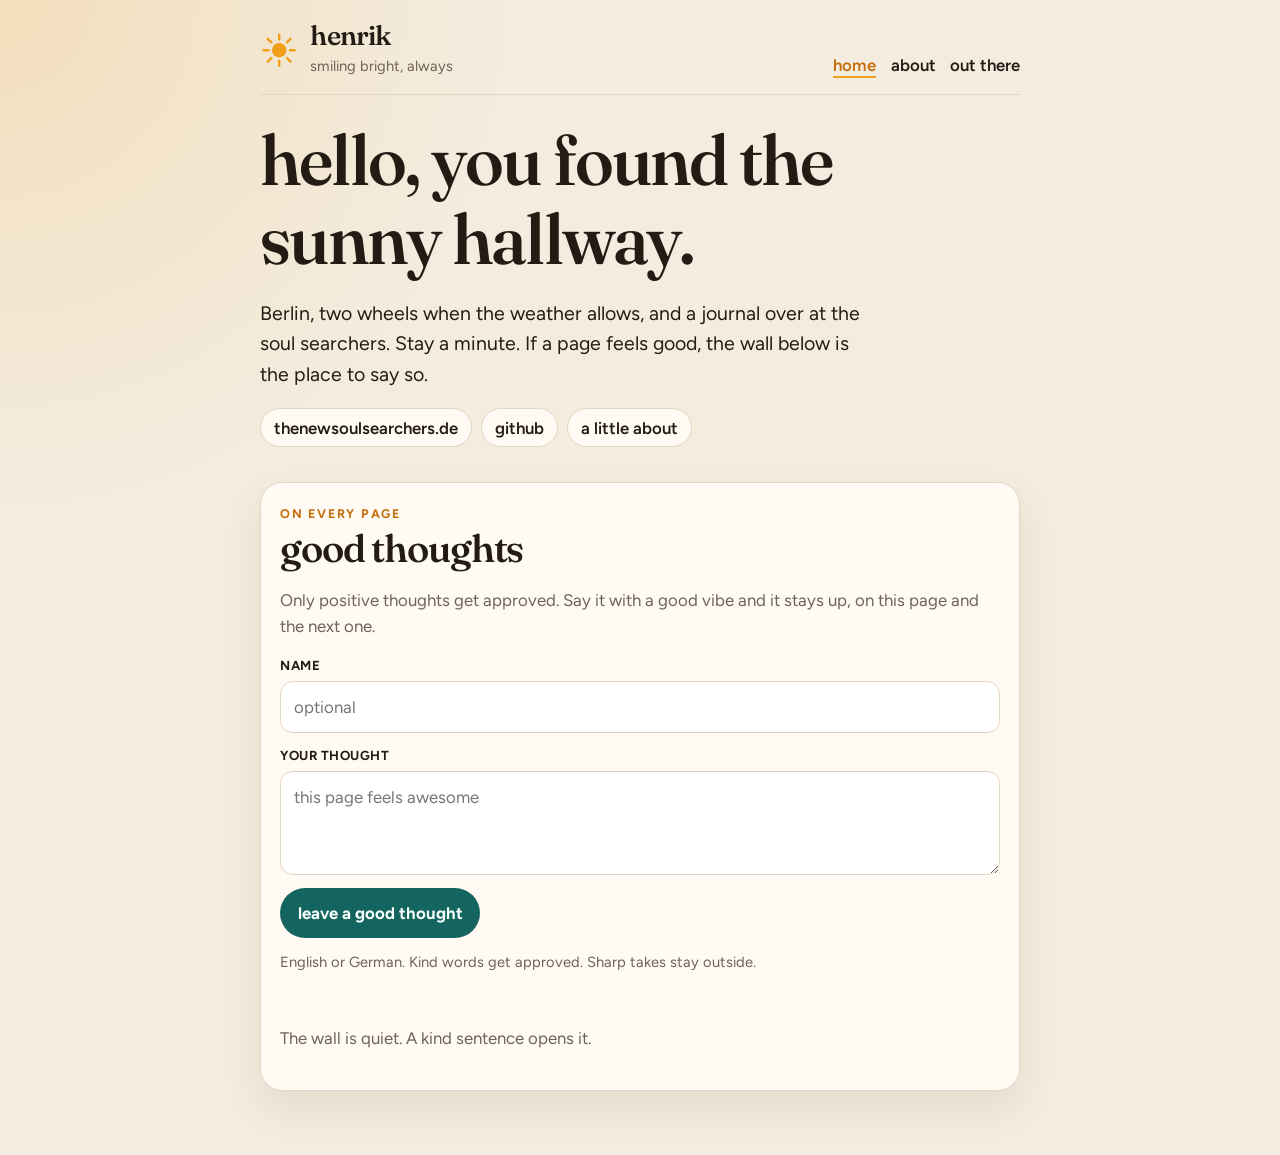
<file: docs/index.html>
<!DOCTYPE html>
<html lang="en">
<head>
  <meta charset="utf-8">
  <meta name="viewport" content="width=device-width, initial-scale=1">
  <title>henrik — smiling bright</title>
  <meta name="description" content="henrik's pages. Leave a kind note on any page. Only positive thoughts get approved.">
  <link rel="icon" href="data:image/svg+xml,%3Csvg xmlns='http://www.w3.org/2000/svg' viewBox='0 0 64 64'%3E%3Ccircle cx='32' cy='32' r='14' fill='%23ef9f1a'/%3E%3C/svg%3E">
  <link rel="preconnect" href="https://fonts.googleapis.com">
  <link rel="preconnect" href="https://fonts.gstatic.com" crossorigin>
  <link href="https://fonts.googleapis.com/css2?family=Figtree:wght@400;600;700&family=Fraunces:opsz,wght@9..144,560&display=swap" rel="stylesheet">
  <link rel="stylesheet" href="./styles.css">
</head>
<body data-page="Home">
  <a class="skip" href="#good-thoughts">skip to the good thoughts</a>
  <main class="wrap">
    <header class="top">
      <a class="brand" href="./index.html">
        <svg class="sun" viewBox="0 0 64 64" aria-hidden="true">
          <circle cx="32" cy="32" r="12" fill="#ef9f1a"/>
          <g stroke="#ef9f1a" stroke-width="4" stroke-linecap="round">
            <path d="M32 6v8M32 50v8M6 32h8M50 32h8M13 13l6 6M45 45l6 6M51 13l-6 6M19 45l-6 6"/>
          </g>
        </svg>
        <span>
          <span class="brand-name">henrik</span><br>
          <span class="brand-note">smiling bright, always</span>
        </span>
      </a>
      <nav aria-label="pages">
        <a href="./index.html" aria-current="page">home</a>
        <a href="./about.html">about</a>
        <a href="./out-there.html">out there</a>
      </nav>
    </header>

    <section class="hero">
      <h1>hello, you found the sunny hallway.</h1>
      <p class="lede">Berlin, two wheels when the weather allows, and a journal over at the soul searchers. Stay a minute. If a page feels good, the wall below is the place to say so.</p>
      <div class="links">
        <a class="chip" href="https://thenewsoulsearchers.de">thenewsoulsearchers.de</a>
        <a class="chip" href="https://github.com/chewbacca23">github</a>
        <a class="chip" href="./about.html">a little about</a>
      </div>
    </section>

    <section class="wall" id="good-thoughts" aria-labelledby="good-thoughts-title"></section>
  </main>
  <script src="./good-thoughts.js"></script>
  <script>
    GoodThoughts.mount(document.getElementById("good-thoughts"), {
      page: document.body.dataset.page,
      email: "henrik@thenewsoulsearchers.de"
    });
  </script>
</body>
</html>
</file>
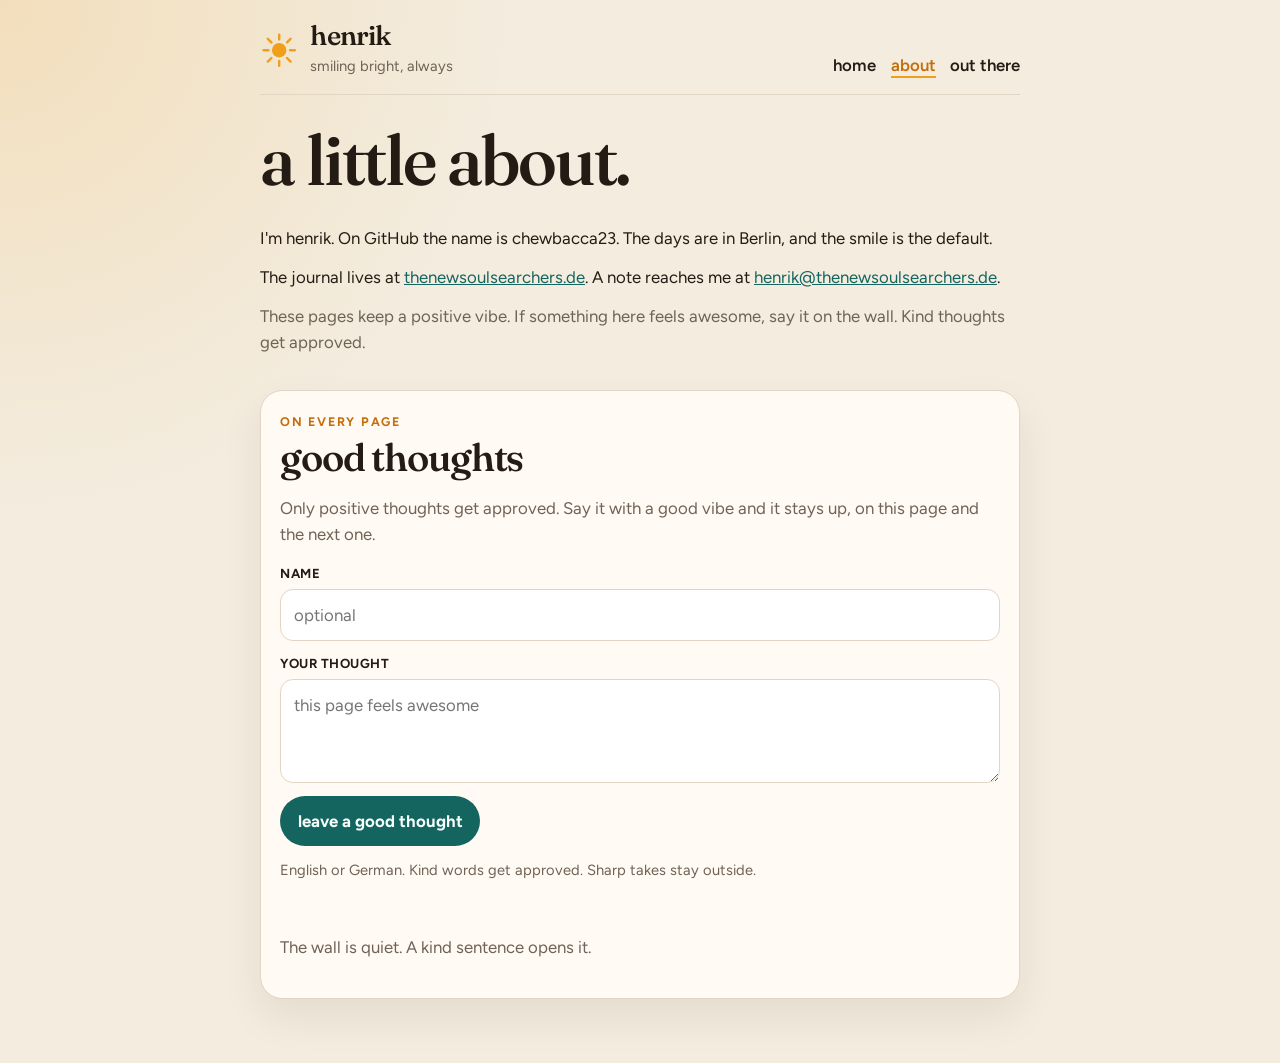
<file: docs/about.html>
<!DOCTYPE html>
<html lang="en">
<head>
  <meta charset="utf-8">
  <meta name="viewport" content="width=device-width, initial-scale=1">
  <title>henrik — about</title>
  <meta name="description" content="A little about henrik. Leave a kind note on any page. Only positive thoughts get approved.">
  <link rel="icon" href="data:image/svg+xml,%3Csvg xmlns='http://www.w3.org/2000/svg' viewBox='0 0 64 64'%3E%3Ccircle cx='32' cy='32' r='14' fill='%23ef9f1a'/%3E%3C/svg%3E">
  <link rel="preconnect" href="https://fonts.googleapis.com">
  <link rel="preconnect" href="https://fonts.gstatic.com" crossorigin>
  <link href="https://fonts.googleapis.com/css2?family=Figtree:wght@400;600;700&family=Fraunces:opsz,wght@9..144,560&display=swap" rel="stylesheet">
  <link rel="stylesheet" href="./styles.css">
</head>
<body data-page="About">
  <a class="skip" href="#good-thoughts">skip to the good thoughts</a>
  <main class="wrap">
    <header class="top">
      <a class="brand" href="./index.html">
        <svg class="sun" viewBox="0 0 64 64" aria-hidden="true">
          <circle cx="32" cy="32" r="12" fill="#ef9f1a"/>
          <g stroke="#ef9f1a" stroke-width="4" stroke-linecap="round">
            <path d="M32 6v8M32 50v8M6 32h8M50 32h8M13 13l6 6M45 45l6 6M51 13l-6 6M19 45l-6 6"/>
          </g>
        </svg>
        <span>
          <span class="brand-name">henrik</span><br>
          <span class="brand-note">smiling bright, always</span>
        </span>
      </a>
      <nav aria-label="pages">
        <a href="./index.html">home</a>
        <a href="./about.html" aria-current="page">about</a>
        <a href="./out-there.html">out there</a>
      </nav>
    </header>

    <section class="panel story">
      <h1>a little about.</h1>
      <p>I'm henrik. On GitHub the name is chewbacca23. The days are in Berlin, and the smile is the default.</p>
      <p>The journal lives at <a href="https://thenewsoulsearchers.de">thenewsoulsearchers.de</a>. A note reaches me at <a href="mailto:henrik@thenewsoulsearchers.de">henrik@thenewsoulsearchers.de</a>.</p>
      <p class="muted">These pages keep a positive vibe. If something here feels awesome, say it on the wall. Kind thoughts get approved.</p>
    </section>

    <section class="wall" id="good-thoughts" aria-labelledby="good-thoughts-title"></section>
  </main>
  <script src="./good-thoughts.js"></script>
  <script>
    GoodThoughts.mount(document.getElementById("good-thoughts"), {
      page: document.body.dataset.page,
      email: "henrik@thenewsoulsearchers.de"
    });
  </script>
</body>
</html>
</file>
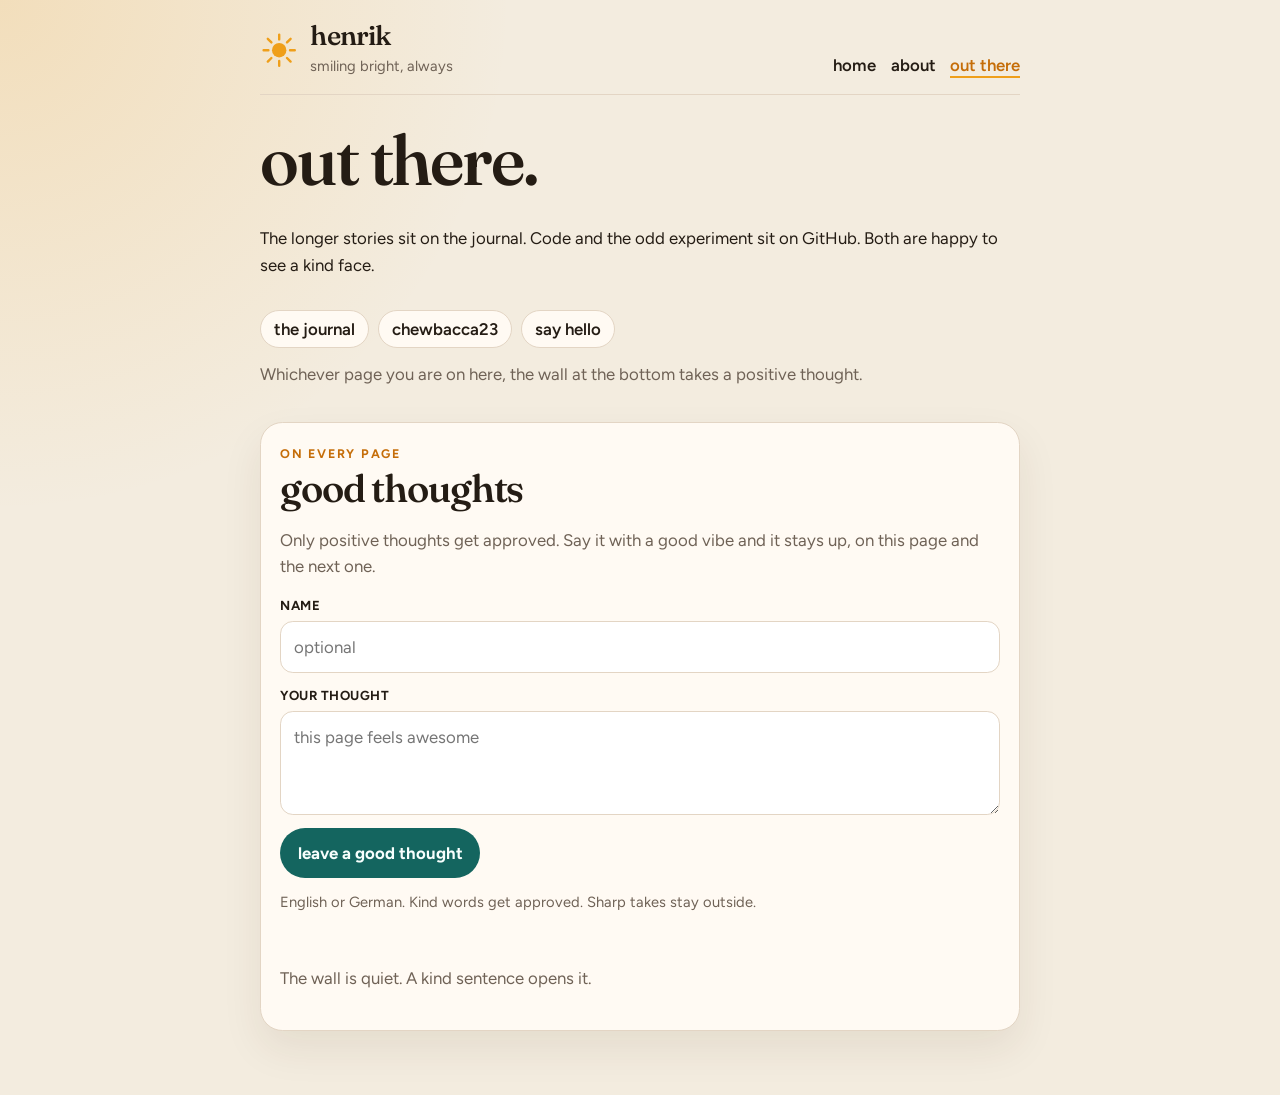
<file: docs/out-there.html>
<!DOCTYPE html>
<html lang="en">
<head>
  <meta charset="utf-8">
  <meta name="viewport" content="width=device-width, initial-scale=1">
  <title>henrik — out there</title>
  <meta name="description" content="Where henrik is out there. Leave a kind note on any page. Only positive thoughts get approved.">
  <link rel="icon" href="data:image/svg+xml,%3Csvg xmlns='http://www.w3.org/2000/svg' viewBox='0 0 64 64'%3E%3Ccircle cx='32' cy='32' r='14' fill='%23ef9f1a'/%3E%3C/svg%3E">
  <link rel="preconnect" href="https://fonts.googleapis.com">
  <link rel="preconnect" href="https://fonts.gstatic.com" crossorigin>
  <link href="https://fonts.googleapis.com/css2?family=Figtree:wght@400;600;700&family=Fraunces:opsz,wght@9..144,560&display=swap" rel="stylesheet">
  <link rel="stylesheet" href="./styles.css">
</head>
<body data-page="Out there">
  <a class="skip" href="#good-thoughts">skip to the good thoughts</a>
  <main class="wrap">
    <header class="top">
      <a class="brand" href="./index.html">
        <svg class="sun" viewBox="0 0 64 64" aria-hidden="true">
          <circle cx="32" cy="32" r="12" fill="#ef9f1a"/>
          <g stroke="#ef9f1a" stroke-width="4" stroke-linecap="round">
            <path d="M32 6v8M32 50v8M6 32h8M50 32h8M13 13l6 6M45 45l6 6M51 13l-6 6M19 45l-6 6"/>
          </g>
        </svg>
        <span>
          <span class="brand-name">henrik</span><br>
          <span class="brand-note">smiling bright, always</span>
        </span>
      </a>
      <nav aria-label="pages">
        <a href="./index.html">home</a>
        <a href="./about.html">about</a>
        <a href="./out-there.html" aria-current="page">out there</a>
      </nav>
    </header>

    <section class="panel story">
      <h1>out there.</h1>
      <p>The longer stories sit on the journal. Code and the odd experiment sit on GitHub. Both are happy to see a kind face.</p>
      <div class="links">
        <a class="chip" href="https://thenewsoulsearchers.de">the journal</a>
        <a class="chip" href="https://github.com/chewbacca23">chewbacca23</a>
        <a class="chip" href="mailto:henrik@thenewsoulsearchers.de">say hello</a>
      </div>
      <p class="muted">Whichever page you are on here, the wall at the bottom takes a positive thought.</p>
    </section>

    <section class="wall" id="good-thoughts" aria-labelledby="good-thoughts-title"></section>
  </main>
  <script src="./good-thoughts.js"></script>
  <script>
    GoodThoughts.mount(document.getElementById("good-thoughts"), {
      page: document.body.dataset.page,
      email: "henrik@thenewsoulsearchers.de"
    });
  </script>
</body>
</html>
</file>
<file: docs/styles.css>
:root {
  --paper: #f3ecdf;
  --card: #fffaf3;
  --ink: #241c14;
  --muted: #6f6256;
  --line: #e3d5c4;
  --sun: #ef9f1a;
  --sun-deep: #c56d08;
  --teal: #14655f;
  --teal-soft: #e4f3f0;
  --clay: #9d3b24;
  --clay-soft: #fde8e1;
  --shadow: 0 18px 40px rgba(70, 42, 16, 0.08);
  --serif: "Fraunces", "Iowan Old Style", Palatino, serif;
  --sans: "Figtree", "Avenir Next", "Segoe UI", sans-serif;
}

* { box-sizing: border-box; }

html { scroll-behavior: smooth; }

body {
  margin: 0;
  min-height: 100vh;
  color: var(--ink);
  background:
    radial-gradient(circle at top left, rgba(239, 159, 26, 0.18), transparent 32rem),
    var(--paper);
  font-family: var(--sans);
  font-size: 1.05rem;
  line-height: 1.55;
}

a { color: var(--teal); }

a:hover { color: var(--sun-deep); }

.skip {
  position: absolute;
  left: 1rem;
  top: -4rem;
  background: var(--ink);
  color: white;
  padding: 0.5rem 0.8rem;
  z-index: 2;
}

.skip:focus { top: 1rem; }

.wrap {
  width: min(760px, calc(100% - 2rem));
  margin: 0 auto;
  padding: 1.4rem 0 4rem;
}

.top {
  display: flex;
  justify-content: space-between;
  gap: 1rem;
  align-items: flex-end;
  padding-bottom: 1rem;
  border-bottom: 1px solid var(--line);
}

.brand {
  display: flex;
  gap: 0.75rem;
  align-items: center;
  text-decoration: none;
  color: inherit;
}

.sun {
  width: 2.4rem;
  height: 2.4rem;
  flex: none;
}

.brand-name {
  font-family: var(--serif);
  font-size: 1.7rem;
  font-weight: 560;
  letter-spacing: -0.03em;
  line-height: 1;
}

.brand-note {
  color: var(--muted);
  font-size: 0.92rem;
}

nav {
  display: flex;
  gap: 0.35rem 0.9rem;
  flex-wrap: wrap;
  justify-content: flex-end;
}

nav a {
  color: var(--ink);
  text-decoration: none;
  font-weight: 600;
}

nav a[aria-current="page"] {
  color: var(--sun-deep);
  box-shadow: inset 0 -2px 0 var(--sun);
}

.hero, .panel {
  margin-top: 1.6rem;
}

h1, h2 {
  font-family: var(--serif);
  font-weight: 560;
  letter-spacing: -0.03em;
  line-height: 1.12;
}

h1 {
  margin: 0 0 0.8rem;
  font-size: clamp(2.4rem, 7vw, 4.4rem);
}

.lede {
  font-size: 1.22rem;
  max-width: 38rem;
}

.muted { color: var(--muted); }

.links {
  display: flex;
  flex-wrap: wrap;
  gap: 0.6rem;
  margin-top: 1.2rem;
}

.chip {
  display: inline-flex;
  align-items: center;
  min-height: 2.4rem;
  padding: 0.3rem 0.8rem;
  border-radius: 999px;
  background: var(--card);
  border: 1px solid var(--line);
  text-decoration: none;
  color: var(--ink);
  font-weight: 600;
}

.chip:hover { border-color: var(--sun); }

.wall {
  margin-top: 2.2rem;
  padding: 1.3rem 1.2rem 1.4rem;
  background: var(--card);
  border: 1px solid var(--line);
  border-radius: 1.4rem;
  box-shadow: var(--shadow);
}

.wall-kicker {
  margin: 0;
  color: var(--sun-deep);
  font-size: 0.78rem;
  font-weight: 700;
  letter-spacing: 0.14em;
  text-transform: uppercase;
}

.wall-title {
  margin: 0.25rem 0 0.45rem;
  font-size: clamp(1.8rem, 4vw, 2.4rem);
}

.wall-policy, .wall-hint, .wall-empty {
  color: var(--muted);
}

.wall-form {
  display: grid;
  gap: 0.8rem;
  margin-top: 1rem;
}

.field { display: grid; gap: 0.3rem; }

.field-label {
  font-size: 0.82rem;
  font-weight: 700;
  letter-spacing: 0.04em;
  text-transform: uppercase;
}

input, textarea {
  width: 100%;
  border: 1px solid var(--line);
  background: #fff;
  color: var(--ink);
  border-radius: 0.8rem;
  padding: 0.75rem 0.8rem;
  font: inherit;
}

textarea { resize: vertical; min-height: 6.2rem; }

input:focus, textarea:focus {
  outline: 3px solid rgba(20, 101, 95, 0.25);
  border-color: var(--teal);
}

.wall-actions {
  display: flex;
  justify-content: flex-start;
}

.send-button {
  appearance: none;
  border: 0;
  cursor: pointer;
  background: var(--teal);
  color: #f7fffd;
  font: inherit;
  font-weight: 700;
  border-radius: 999px;
  padding: 0.75rem 1.1rem;
}

.send-button:hover { background: #0f524d; }

.wall-hint { margin: 0; font-size: 0.92rem; }

.wall-status {
  min-height: 1.4rem;
  margin: 0.85rem 0 0;
  font-weight: 650;
}

.wall-status.is-approved { color: var(--teal); }

.wall-status.is-held { color: var(--clay); }

.wall-send { margin: 0.4rem 0 0; }

.wall-empty { margin: 1rem 0 0; }

.note-list {
  list-style: none;
  margin: 1rem 0 0;
  padding: 0;
  display: grid;
  gap: 0.7rem;
}

.note {
  padding: 0.85rem 0.9rem;
  border-radius: 1rem;
  background: var(--teal-soft);
}

.note-top {
  display: flex;
  justify-content: space-between;
  gap: 0.8rem;
  align-items: baseline;
}

.note-name { font-weight: 750; }

.note-meta {
  color: var(--muted);
  font-size: 0.86rem;
  text-align: right;
}

.note-text { margin: 0.3rem 0 0; }

.story {
  display: grid;
  gap: 0.8rem;
}

.story p { margin: 0; }

@media (max-width: 640px) {
  .top { align-items: flex-start; flex-direction: column; }
  nav { justify-content: flex-start; }
  .note-top { flex-direction: column; gap: 0.15rem; }
  .note-meta { text-align: left; }
}

@media (prefers-reduced-motion: reduce) {
  html { scroll-behavior: auto; }
}
</file>
